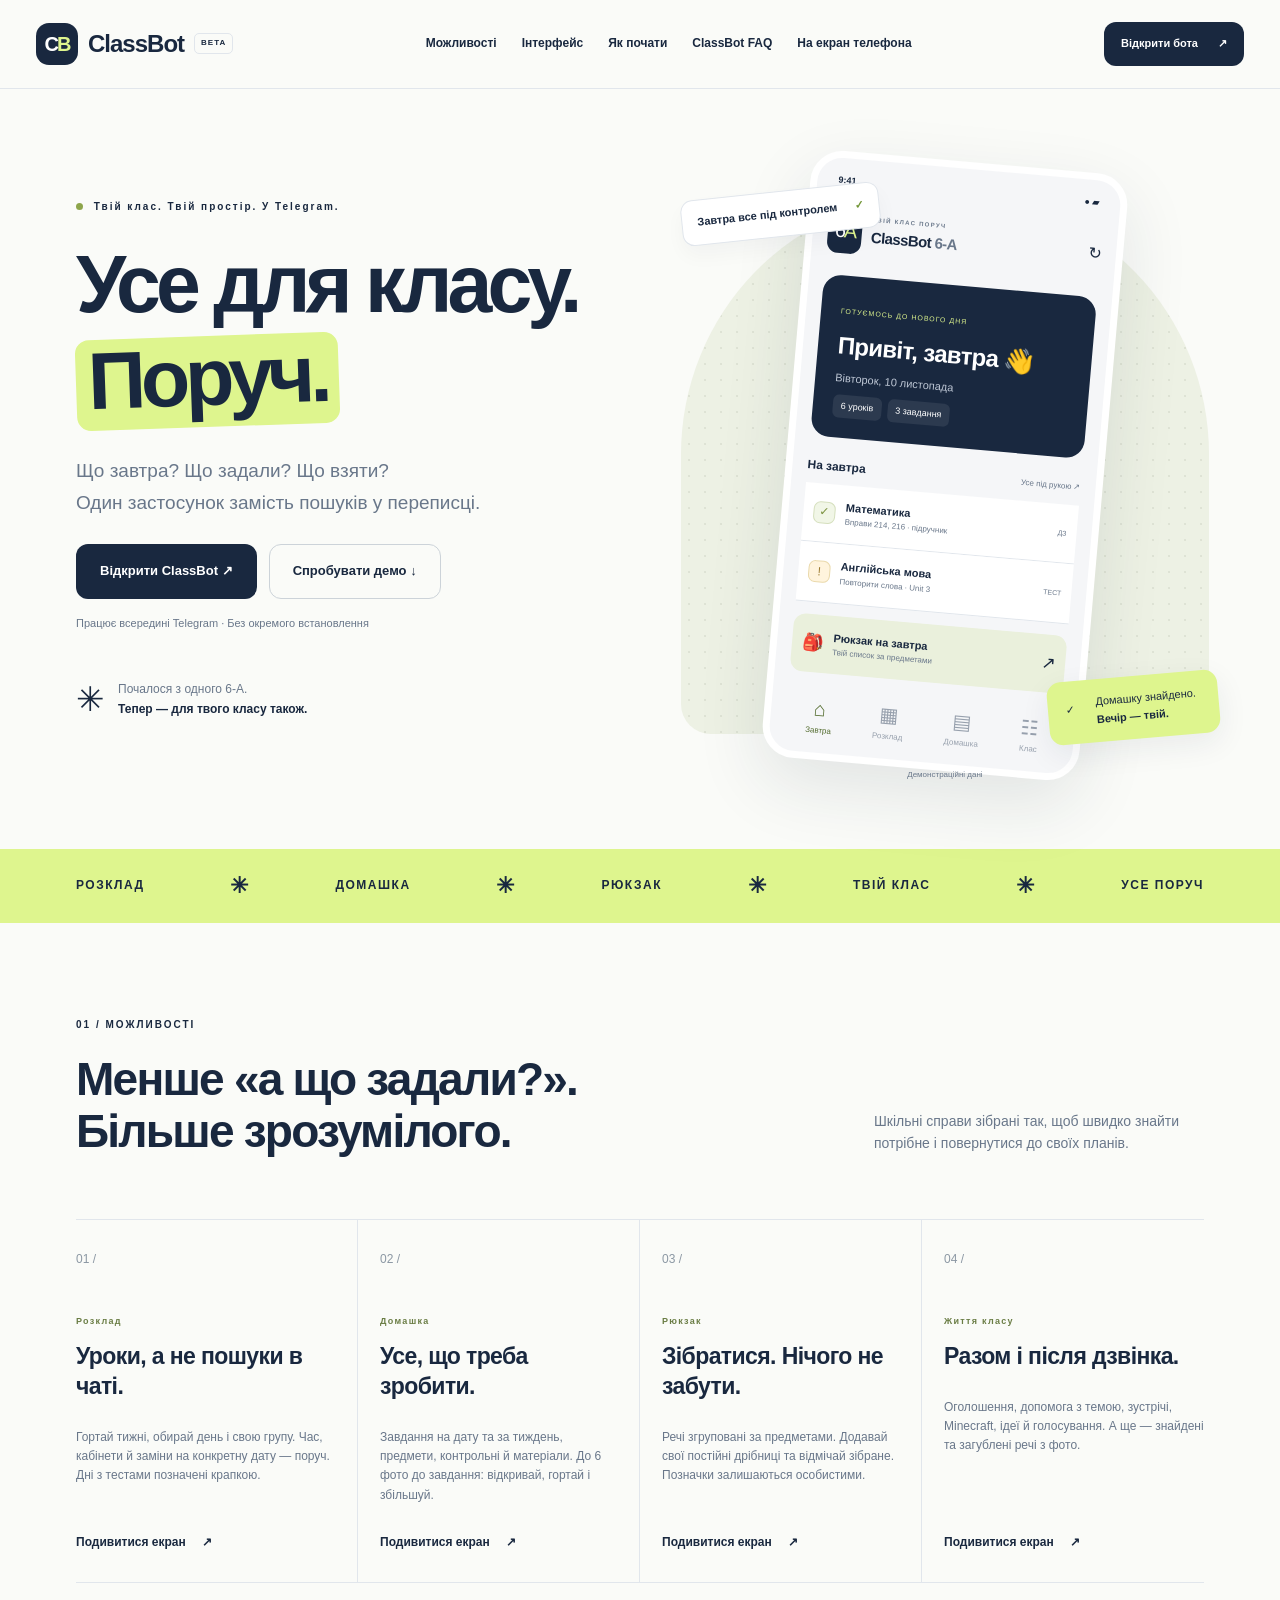
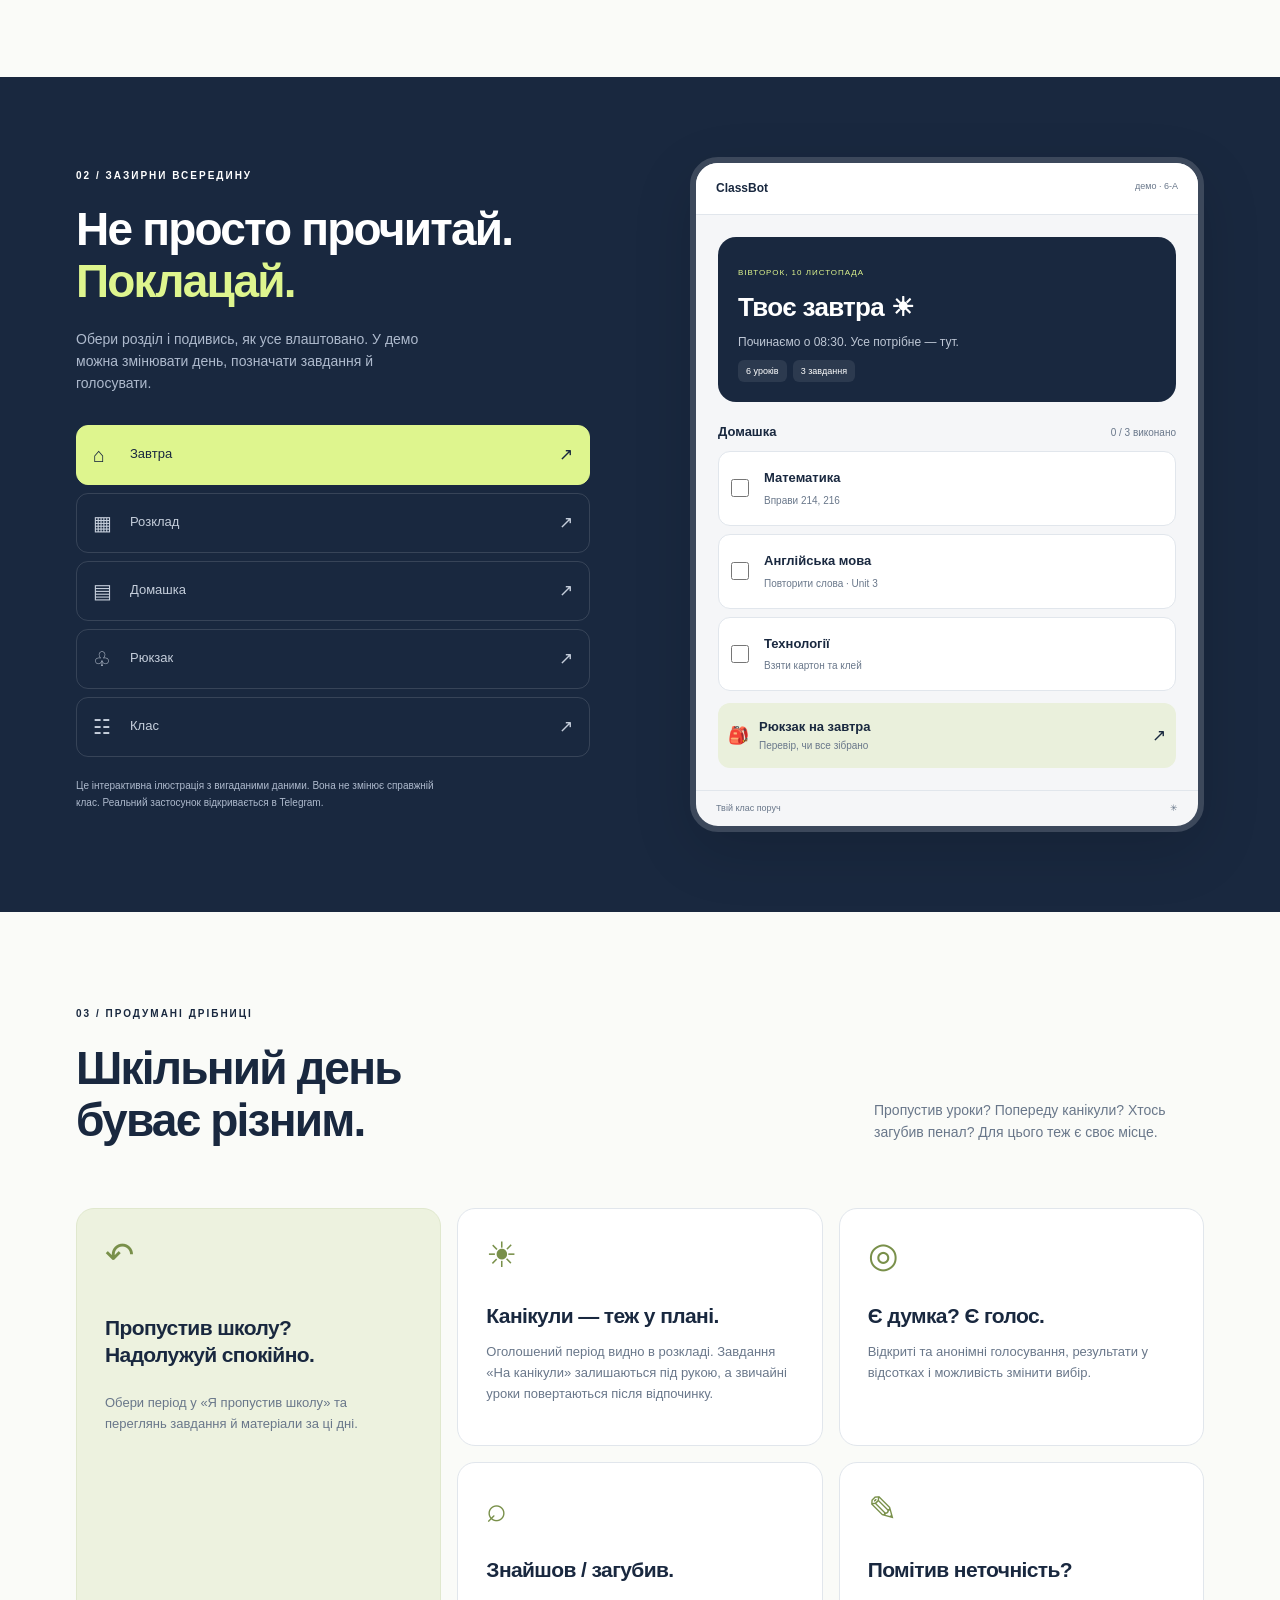
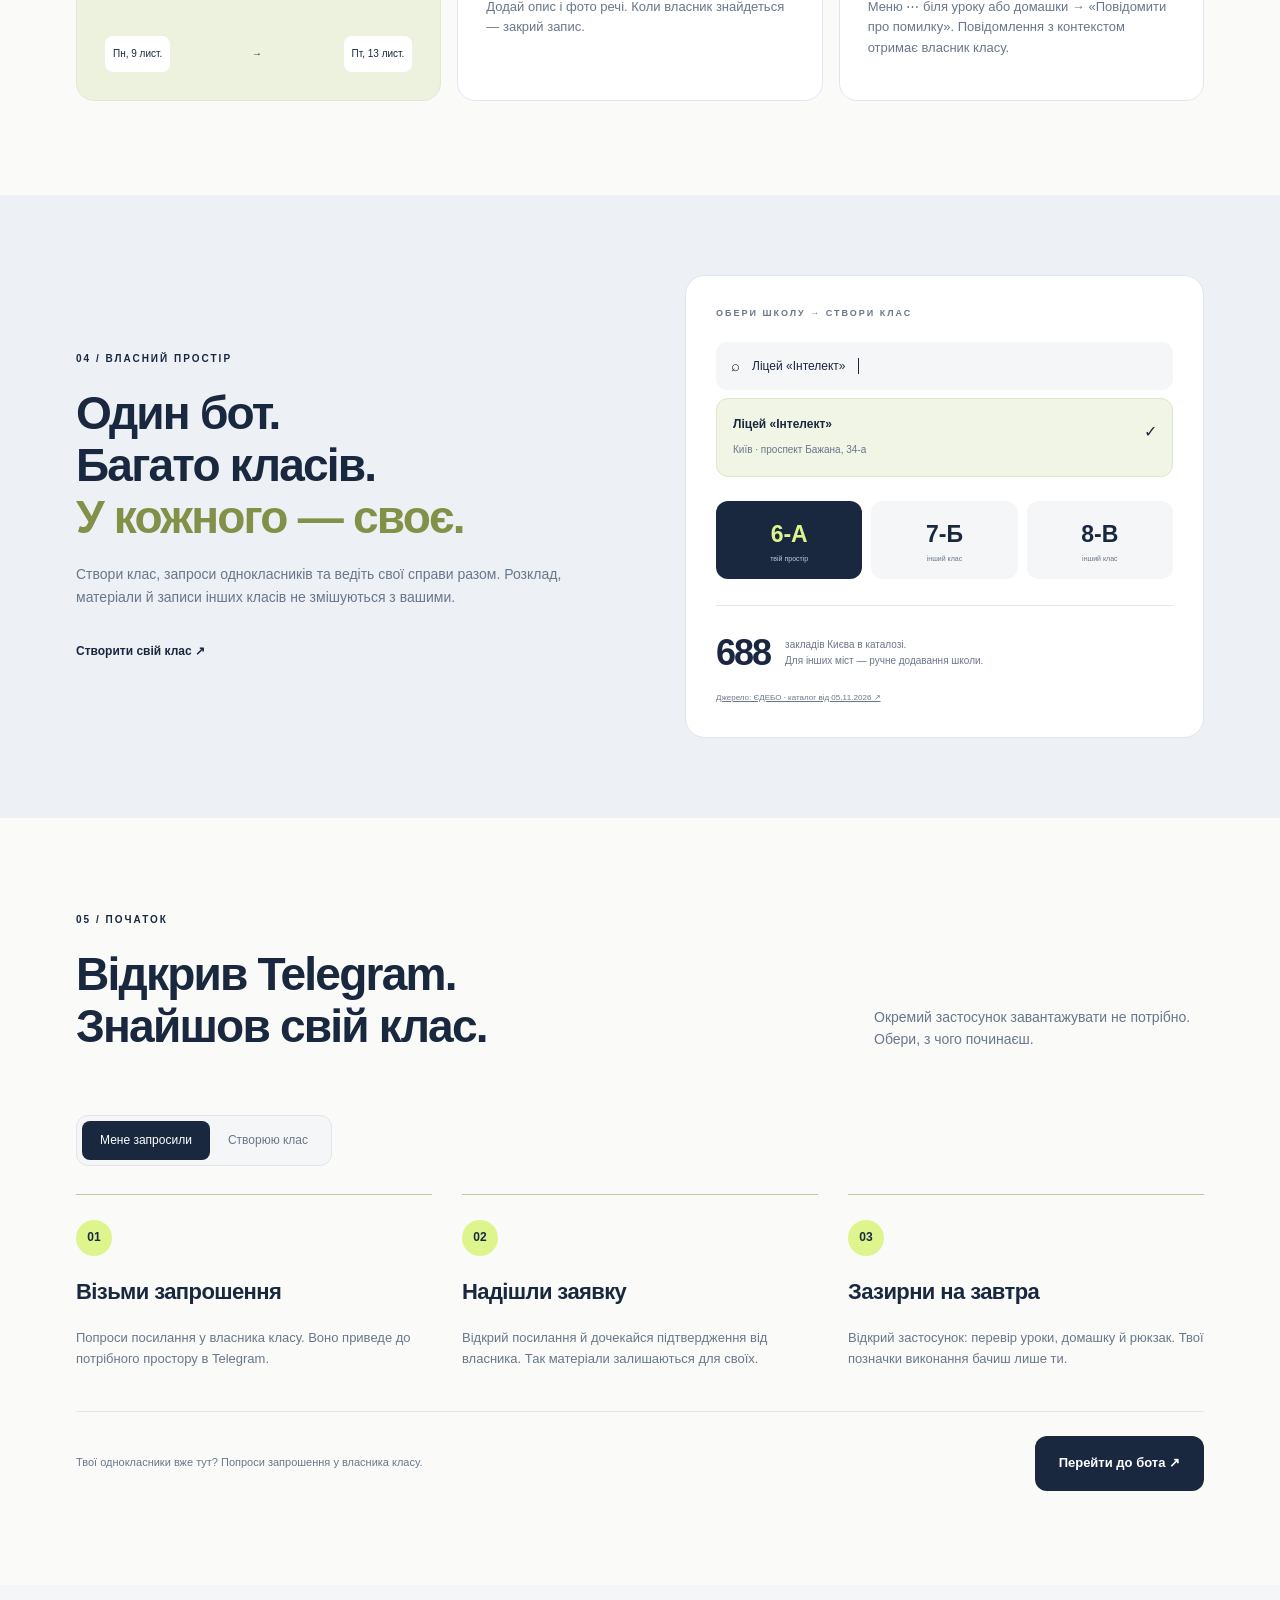
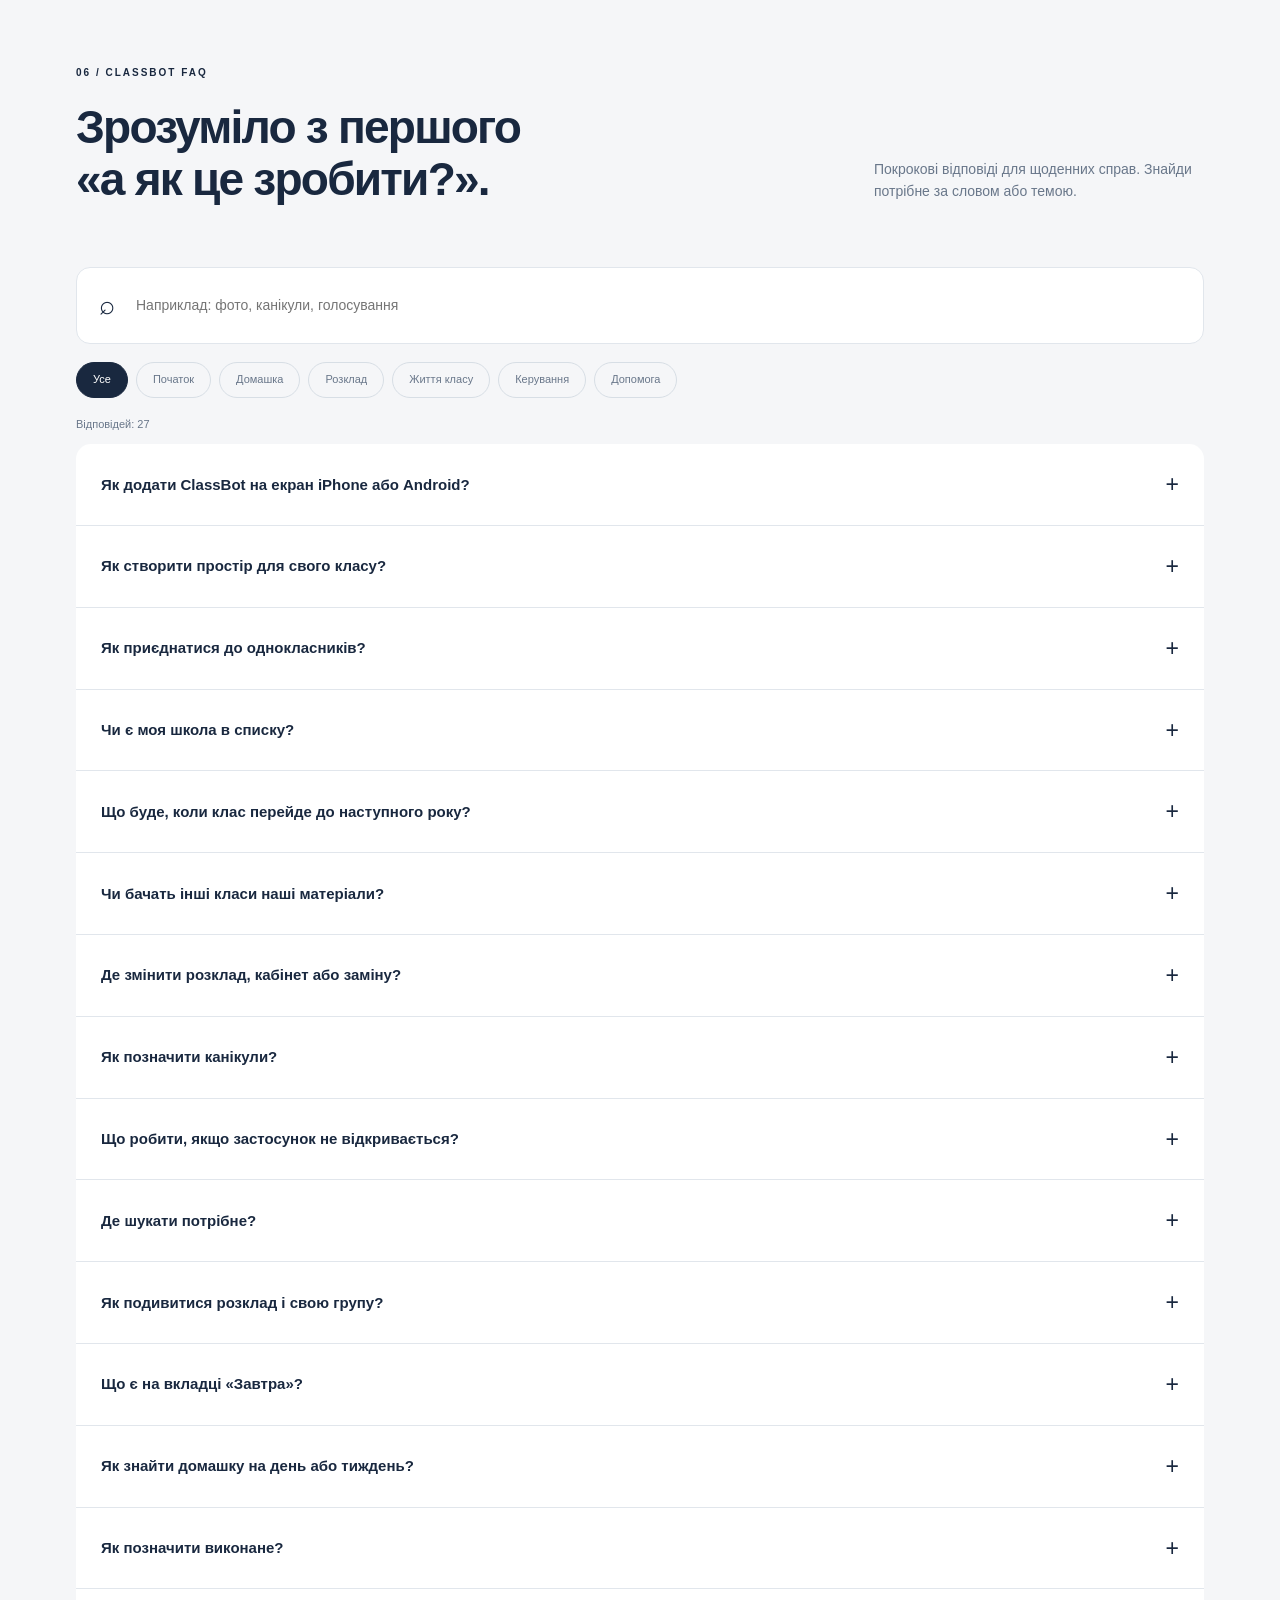
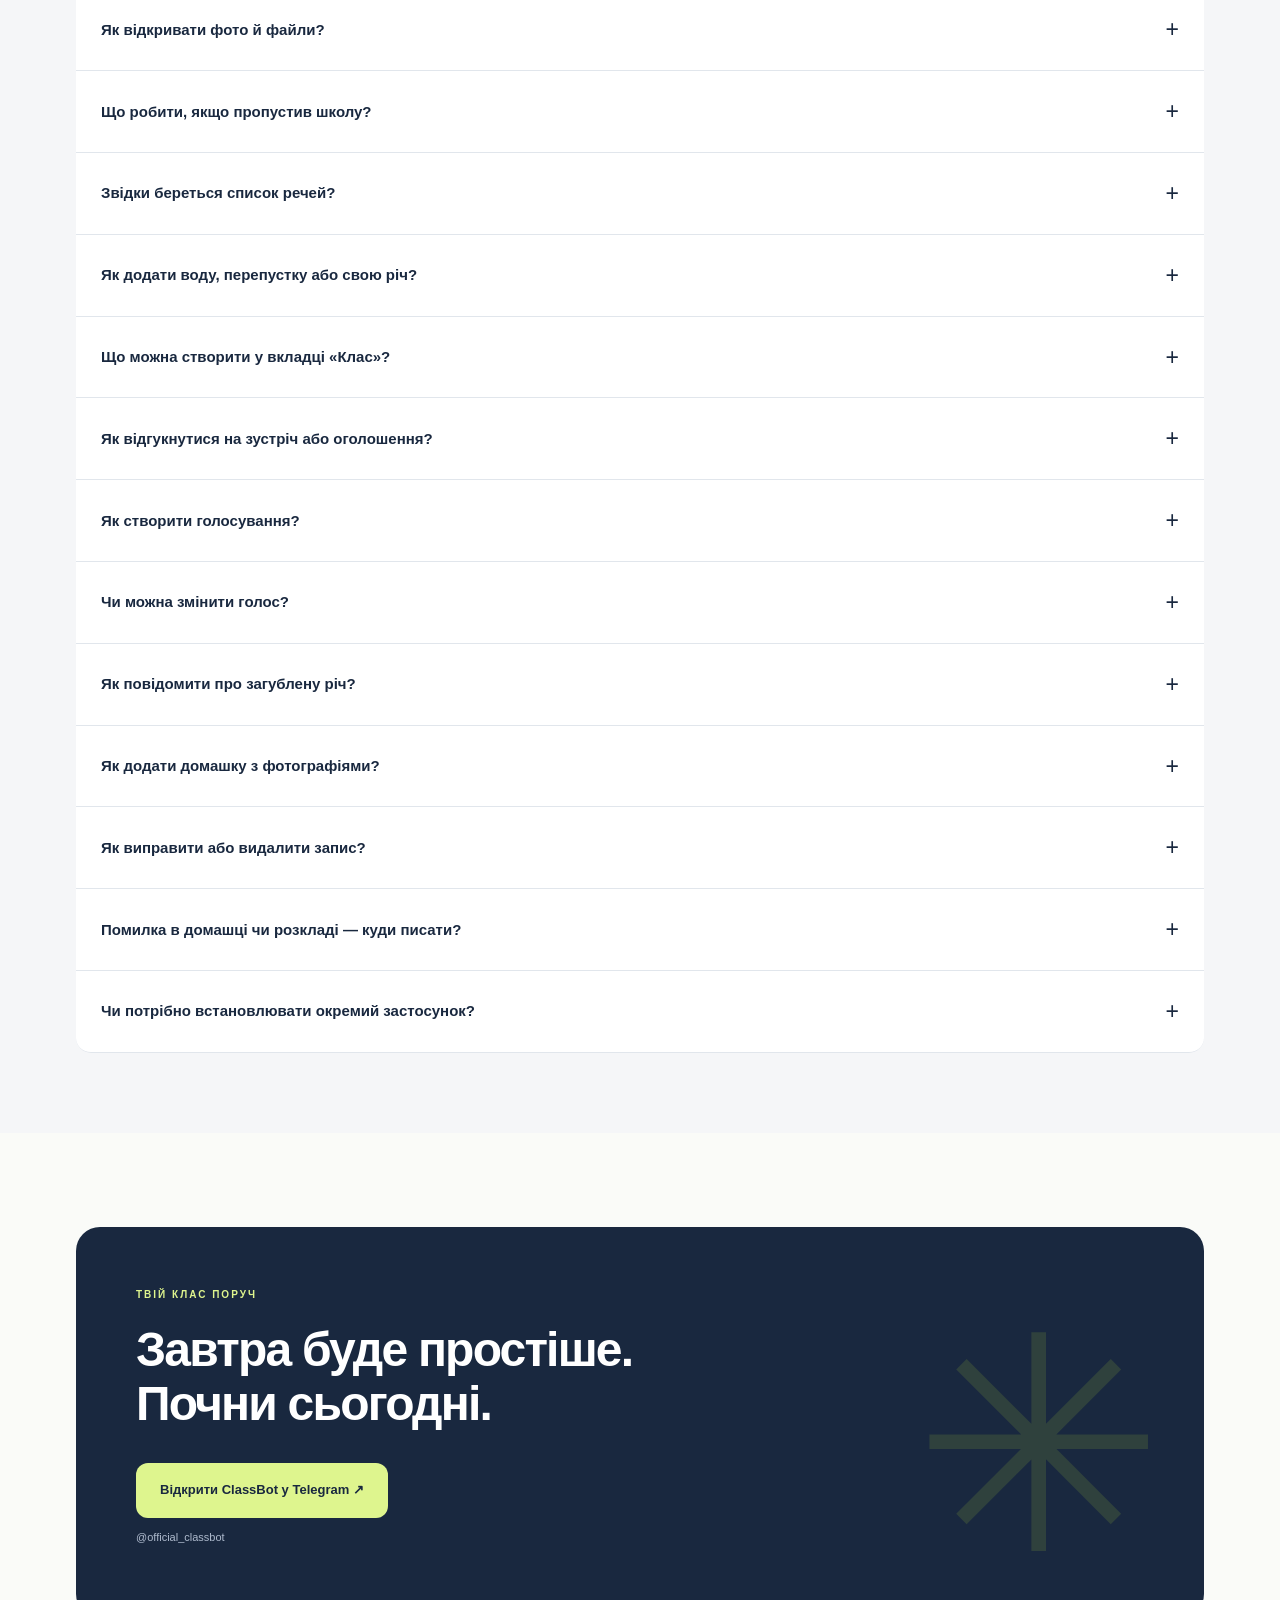
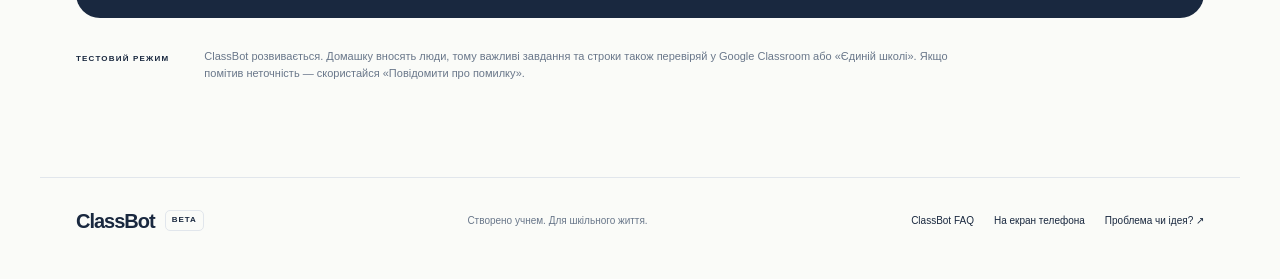
<file: index.html>
<!doctype html>
<html lang="uk"><head><meta charset="utf-8"><meta name="viewport" content="width=device-width,initial-scale=1"><meta name="theme-color" content="#19283f"><meta name="description" content="ClassBot — простір твого класу в Telegram. Розклад, домашка, рюкзак, голосування та оголошення. Подивись інтерфейс і створи свій клас."><meta property="og:title" content="ClassBot — твій клас поруч"><meta property="og:description" content="Менше пошуків у чаті. Більше часу на своє. Розклад, домашка та життя класу в Telegram."><title>ClassBot — твій клас поруч</title><link rel="icon" href="mark.svg" type="image/svg+xml"><link rel="stylesheet" href="site.css"></head><body>
<a class="skip" href="#main">До основного вмісту</a>
<header class="header"><a class="brand" href="#" aria-label="ClassBot — на початок"><span class="mark">C<span>В</span></span>ClassBot<span class="beta">BETA</span></a><nav aria-label="Головна навігація"><a href="#features">Можливості</a><a href="#demo">Інтерфейс</a><a href="#start">Як почати</a><a href="#faq">ClassBot FAQ</a><a href="install.html">На екран телефона</a></nav><a class="button small dark" href="https://t.me/official_classbot">Відкрити бота <span>↗</span></a></header>
<main id="main"><section class="hero wrap"><div class="hero-copy"><div class="eyebrow"><span class="status-dot"></span> Твій клас. Твій простір. У Telegram.</div><h1>Усе для класу.<br><span class="highlight">Поруч.</span></h1><p class="lead">Що завтра? Що задали? Що взяти?<br>Один застосунок замість пошуків у переписці.</p><div class="actions"><a class="button dark" href="https://t.me/official_classbot">Відкрити ClassBot ↗</a><a class="button outline" href="#demo">Спробувати демо ↓</a></div><p class="micro">Працює всередині Telegram · Без окремого встановлення</p><div class="hero-caption"><span class="mini-orbit">✳</span><p>Почалося з одного 6-А.<br><strong>Тепер — для твого класу також.</strong></p></div></div><div class="hero-art" aria-label="Приклад головного екрана ClassBot"><div class="art-grid"></div><div class="floating-note">Завтра все під контролем <span>✓</span></div><div class="hero-phone"><div class="phone-bar"><span>9:41</span><span>● ▰</span></div><div class="app-brand"><span class="app-mark">6<span>А</span></span><div><small>ТВІЙ КЛАС ПОРУЧ</small><strong>ClassBot <em>6-А</em></strong></div><span>↻</span></div><div class="tomorrow-card"><small>ГОТУЄМОСЬ ДО НОВОГО ДНЯ</small><h2>Привіт, завтра 👋</h2><p>Вівторок, 10 листопада</p><div><span>6 уроків</span><span>3 завдання</span></div></div><div class="phone-section"><strong>На завтра</strong><span>Усе під рукою ↗</span></div><div class="task"><i>✓</i><div><strong>Математика</strong><small>Вправи 214, 216 · підручник</small></div><span class="tiny-tag">ДЗ</span></div><div class="task"><i class="test-icon">!</i><div><strong>Англійська мова</strong><small>Повторити слова · Unit 3</small></div><span class="tiny-tag">ТЕСТ</span></div><div class="bag-mini"><span>🎒</span><div><strong>Рюкзак на завтра</strong><small>Твій список за предметами</small></div><span>↗</span></div><div class="phone-nav"><span class="selected">⌂<small>Завтра</small></span><span>▦<small>Розклад</small></span><span>▤<small>Домашка</small></span><span>☷<small>Клас</small></span></div></div><div class="floating-chip"><span>✓</span> Домашку знайдено.<br><b>Вечір — твій.</b></div><span class="art-label">Демонстраційні дані</span></div></section>
<div class="ticker"><div class="wrap"><span>РОЗКЛАД</span><i>✳</i><span>ДОМАШКА</span><i>✳</i><span>РЮКЗАК</span><i>✳</i><span>ТВІЙ КЛАС</span><i>✳</i><span>УСЕ ПОРУЧ</span></div></div>
<section class="wrap section" id="features"><div class="section-heading"><div><span class="eyebrow">01 / МОЖЛИВОСТІ</span><h2>Менше «а що задали?».<br>Більше зрозумілого.</h2></div><p>Шкільні справи зібрані так, щоб швидко знайти потрібне і повернутися до своїх планів.</p></div><div class="features"><article class="feature"><span class="feature-number">01 /</span><span class="eyebrow">Розклад</span><h3>Уроки, а не пошуки в чаті.</h3><p>Гортай тижні, обирай день і свою групу. Час, кабінети й заміни на конкретну дату — поруч. Дні з тестами позначені крапкою.</p><button class="text-link" data-demo="schedule">Подивитися екран <span>↗</span></button></article><article class="feature"><span class="feature-number">02 /</span><span class="eyebrow">Домашка</span><h3>Усе, що треба зробити.</h3><p>Завдання на дату та за тиждень, предмети, контрольні й матеріали. До 6 фото до завдання: відкривай, гортай і збільшуй.</p><button class="text-link" data-demo="homework">Подивитися екран <span>↗</span></button></article><article class="feature"><span class="feature-number">03 /</span><span class="eyebrow">Рюкзак</span><h3>Зібратися. Нічого не забути.</h3><p>Речі згруповані за предметами. Додавай свої постійні дрібниці та відмічай зібране. Позначки залишаються особистими.</p><button class="text-link" data-demo="bag">Подивитися екран <span>↗</span></button></article><article class="feature"><span class="feature-number">04 /</span><span class="eyebrow">Життя класу</span><h3>Разом і після дзвінка.</h3><p>Оголошення, допомога з темою, зустрічі, Minecraft, ідеї й голосування. А ще — знайдені та загублені речі з фото.</p><button class="text-link" data-demo="class">Подивитися екран <span>↗</span></button></article></div></section>
<section class="demo-section" id="demo"><div class="wrap demo-layout"><div class="demo-copy"><span class="eyebrow">02 / ЗАЗИРНИ ВСЕРЕДИНУ</span><h2>Не просто прочитай.<br><em>Поклацай.</em></h2><p>Обери розділ і подивись, як усе влаштовано. У демо можна змінювати день, позначати завдання й голосувати.</p><div class="demo-tabs" role="tablist" aria-label="Екрани застосунку"><button role="tab" aria-selected="true" aria-controls="demo-screen" id="tab-tomorrow" data-tab="tomorrow"><span>⌂</span> Завтра <b>↗</b></button><button role="tab" aria-selected="false" aria-controls="demo-screen" id="tab-schedule" data-tab="schedule"><span>▦</span> Розклад <b>↗</b></button><button role="tab" aria-selected="false" aria-controls="demo-screen" id="tab-homework" data-tab="homework"><span>▤</span> Домашка <b>↗</b></button><button role="tab" aria-selected="false" aria-controls="demo-screen" id="tab-bag" data-tab="bag"><span>♧</span> Рюкзак <b>↗</b></button><button role="tab" aria-selected="false" aria-controls="demo-screen" id="tab-class" data-tab="class"><span>☷</span> Клас <b>↗</b></button></div><p class="demo-disclaimer">Це інтерактивна ілюстрація з вигаданими даними. Вона не змінює справжній клас. Реальний застосунок відкривається в Telegram.</p></div><div class="demo-device"><div class="device-top"><span>ClassBot</span><span>демо · 6-А</span></div><div class="demo-content" id="demo-screen" role="tabpanel" aria-labelledby="tab-tomorrow"></div><div class="device-bottom">Твій клас поруч <span>✳</span></div></div></div></section>
<section class="wrap section extras"><div class="section-heading"><div><span class="eyebrow">03 / ПРОДУМАНІ ДРІБНИЦІ</span><h2>Шкільний день<br>буває різним.</h2></div><p>Пропустив уроки? Попереду канікули? Хтось загубив пенал? Для цього теж є своє місце.</p></div><div class="extras-grid"><article class="extra-lime"><span class="big-symbol">↶</span><h3>Пропустив школу?<br>Надолужуй спокійно.</h3><p>Обери період у «Я пропустив школу» та переглянь завдання й матеріали за ці дні.</p><div class="range-example"><span>Пн, 9 лист.</span><span>→</span><span>Пт, 13 лист.</span></div></article><article><span class="big-symbol">☀</span><h3>Канікули — теж у плані.</h3><p>Оголошений період видно в розкладі. Завдання «На канікули» залишаються під рукою, а звичайні уроки повертаються після відпочинку.</p></article><article><span class="big-symbol">◎</span><h3>Є думка? Є голос.</h3><p>Відкриті та анонімні голосування, результати у відсотках і можливість змінити вибір.</p></article><article><span class="big-symbol">⌕</span><h3>Знайшов / загубив.</h3><p>Додай опис і фото речі. Коли власник знайдеться — закрий запис.</p></article><article><span class="big-symbol">✎</span><h3>Помітив неточність?</h3><p>Меню ⋯ біля уроку або домашки → «Повідомити про помилку». Повідомлення з контекстом отримає власник класу.</p></article></div></section>
<section class="class-section"><div class="wrap class-layout"><div><span class="eyebrow">04 / ВЛАСНИЙ ПРОСТІР</span><h2>Один бот.<br>Багато класів.<br><span>У кожного — своє.</span></h2><p>Створи клас, запроси однокласників та ведіть свої справи разом. Розклад, матеріали й записи інших класів не змішуються з вашими.</p><a class="text-link" href="#start">Створити свій клас ↗</a></div><div class="school-visual"><span class="eyebrow">ОБЕРИ ШКОЛУ → СТВОРИ КЛАС</span><div class="visual-search">⌕ <span>Ліцей «Інтелект»</span><span class="cursor"></span></div><div class="school-result"><strong>Ліцей «Інтелект»</strong><small>Київ · проспект Бажана, 34-а</small><span>✓</span></div><div class="class-chips"><span>6-А <small>твій простір</small></span><span>7-Б <small>інший клас</small></span><span>8-В <small>інший клас</small></span></div><div class="school-note"><b>688</b><p>закладів Києва в каталозі.<br>Для інших міст — ручне додавання школи.</p></div><a class="source-link" href="https://oldregistry.edbo.gov.ua/zagalna-serednya-osvita/8000000000/">Джерело: ЄДЕБО · каталог від 05.11.2026 ↗</a></div></div></section>
<section class="wrap section" id="start"><div class="section-heading"><div><span class="eyebrow">05 / ПОЧАТОК</span><h2>Відкрив Telegram.<br>Знайшов свій клас.</h2></div><p>Окремий застосунок завантажувати не потрібно. Обери, з чого починаєш.</p></div><div class="start-switch" role="group" aria-label="Варіант початку"><button data-start="join" aria-pressed="true">Мене запросили</button><button data-start="create" aria-pressed="false">Створюю клас</button></div><div class="steps" id="start-steps"></div><div class="start-bottom"><span>Твої однокласники вже тут? Попроси запрошення у власника класу.</span><a class="button dark" href="https://t.me/official_classbot">Перейти до бота ↗</a></div></section>
<section class="faq-section" id="faq"><div class="wrap"><div class="section-heading"><div><span class="eyebrow">06 / CLASSBOT FAQ</span><h2>Зрозуміло з першого<br>«а як це зробити?».</h2></div><p>Покрокові відповіді для щоденних справ. Знайди потрібне за словом або темою.</p></div><label class="faq-search"><span aria-hidden="true">⌕</span><input id="search" type="search" placeholder="Наприклад: фото, канікули, голосування" aria-label="Пошук у ClassBot FAQ"><button id="clear" hidden aria-label="Очистити пошук">×</button></label><div class="filters" role="group" aria-label="Теми інструкцій"><button data-filter="all" aria-pressed="true">Усе</button><button data-filter="start" aria-pressed="false">Початок</button><button data-filter="homework" aria-pressed="false">Домашка</button><button data-filter="schedule" aria-pressed="false">Розклад</button><button data-filter="class" aria-pressed="false">Життя класу</button><button data-filter="editors" aria-pressed="false">Керування</button><button data-filter="help" aria-pressed="false">Допомога</button></div><p class="micro" id="results" aria-live="polite"></p><div id="questions"></div><div id="no-results" hidden><h3>Такої відповіді ще не знайшли.</h3><p>Спробуй коротше слово або іншу тему.</p><button class="button dark" id="reset">Показати всі відповіді</button></div><noscript>Для пошуку й інтерактивної демонстрації увімкни JavaScript. ClassBot можна відкрити за кнопкою Telegram.</noscript></div></section>
<section class="wrap section"><div class="closing"><span class="eyebrow">ТВІЙ КЛАС ПОРУЧ</span><h2>Завтра буде простіше.<br>Почни сьогодні.</h2><a class="button lime" href="https://t.me/official_classbot">Відкрити ClassBot у Telegram ↗</a><p>@official_classbot</p><span class="closing-star" aria-hidden="true">✳</span></div><div class="beta-note"><span>ТЕСТОВИЙ РЕЖИМ</span><p>ClassBot розвивається. Домашку вносять люди, тому важливі завдання та строки також перевіряй у Google Classroom або «Єдиній школі». Якщо помітив неточність — скористайся «Повідомити про помилку».</p></div></section></main>
<footer class="wrap footer"><a class="brand" href="#">ClassBot<span class="beta">BETA</span></a><p>Створено учнем. Для шкільного життя.</p><div><a href="#faq">ClassBot FAQ</a><a href="install.html">На екран телефона</a><a href="https://t.me/kirilantishin">Проблема чи ідея? ↗</a></div></footer>
<dialog id="photo-dialog"><form method="dialog"><button aria-label="Закрити фото">×</button></form><img src="worksheet.svg" alt="Демонстраційний аркуш із завданнями з математики"><p>Приклад навчального матеріалу · демонстраційні дані</p></dialog>
<script src="faq-data.js"></script><script src="site.js"></script></body></html>
</file>
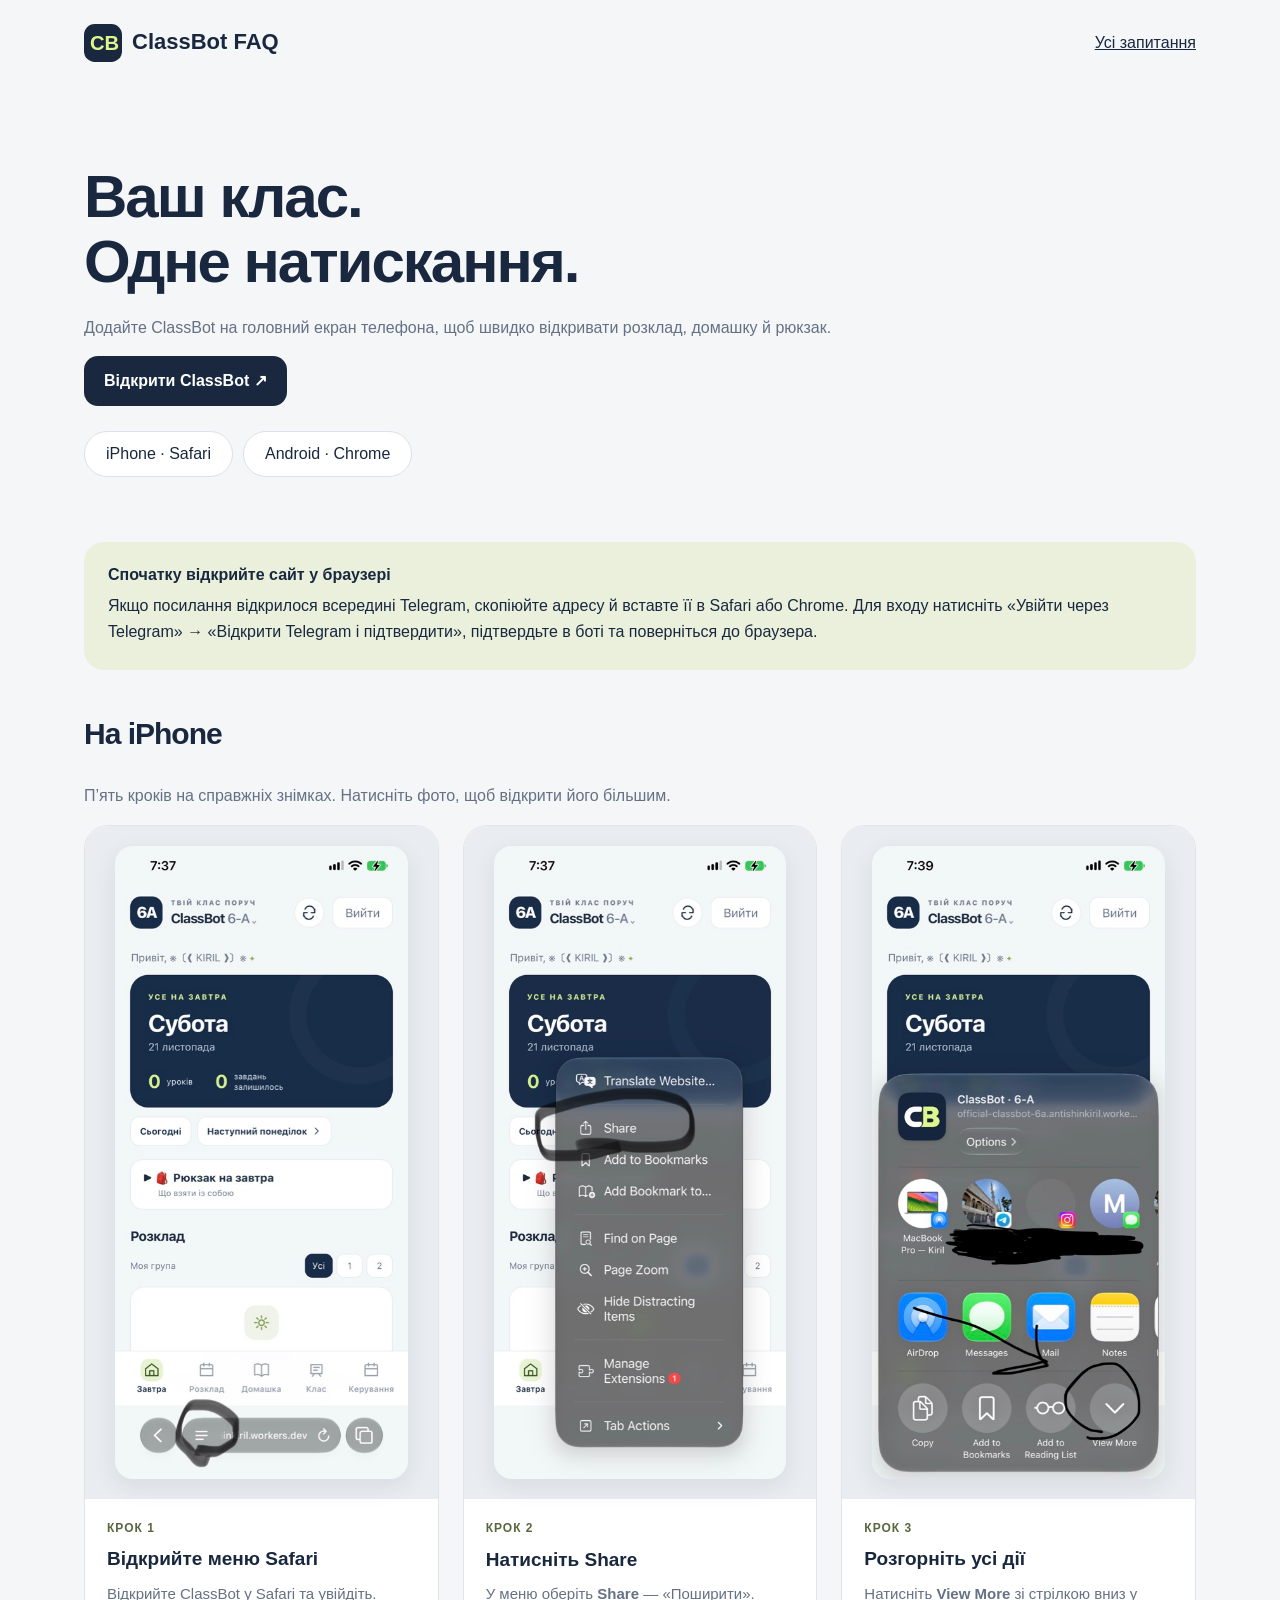
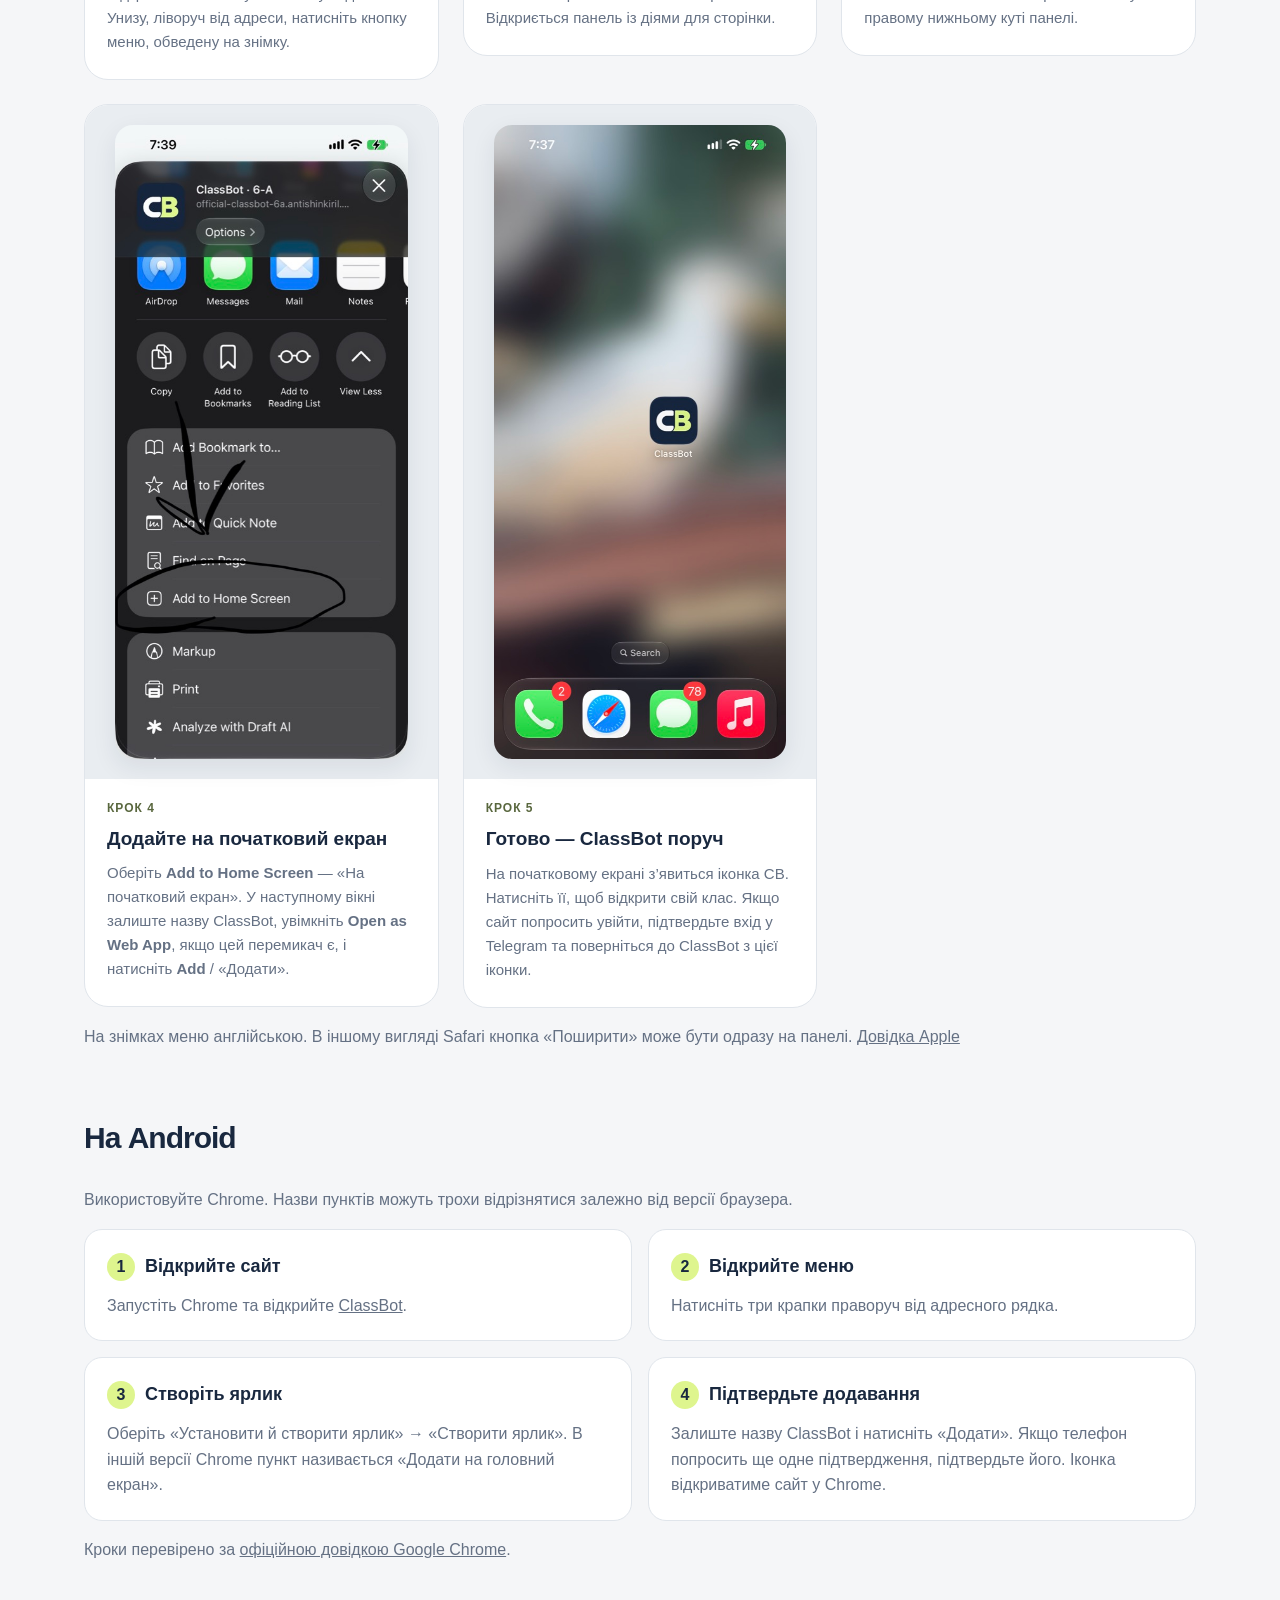
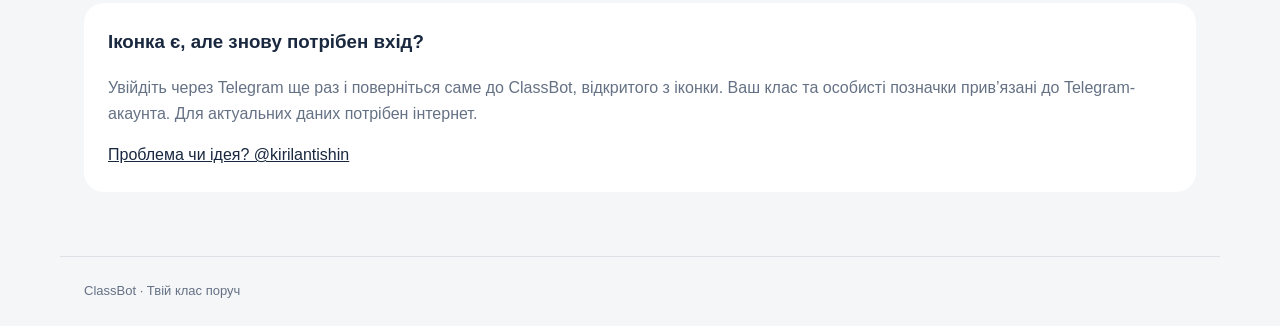
<file: install.html>
<!doctype html><html lang="uk"><head><meta charset="utf-8"><meta name="viewport" content="width=device-width,initial-scale=1"><title>ClassBot на головному екрані · ClassBot FAQ</title><meta name="description" content="Як додати ClassBot на екран iPhone та Android. Покрокові знімки Safari й інструкція для Chrome."><link rel="icon" href="mark.svg"><link rel="stylesheet" href="install.css"></head><body>
<header><a class="brand" href="./"><img src="mark.svg" alt="">ClassBot FAQ</a><a href="./#faq">Усі запитання</a></header>
<main><div class="hero"><h1>Ваш клас.<br>Одне натискання.</h1><p>Додайте ClassBot на головний екран телефона, щоб швидко відкривати розклад, домашку й рюкзак.</p><a class="button" href="https://official-classbot-6a.antishinkiril.workers.dev/app/">Відкрити ClassBot ↗</a><nav class="platforms" aria-label="Інструкції для пристроїв"><a href="#iphone">iPhone · Safari</a><a href="#android">Android · Chrome</a></nav></div>
<aside class="intro"><strong>Спочатку відкрийте сайт у браузері</strong><p>Якщо посилання відкрилося всередині Telegram, скопіюйте адресу й вставте її в Safari або Chrome. Для входу натисніть «Увійти через Telegram» → «Відкрити Telegram і підтвердити», підтвердьте в боті та поверніться до браузера.</p></aside>
<section id="iphone"><h2>На iPhone</h2><p>П’ять кроків на справжніх знімках. Натисніть фото, щоб відкрити його більшим.</p><div class="steps"><figure class="step"><a href="install-1271.jpg" target="_blank" rel="noopener" aria-label="Збільшити знімок кроку 1"><img src="install-1271.jpg" alt="Відкрийте меню Safari" loading="lazy"></a><figcaption><span class="number">КРОК 1</span><h3>Відкрийте меню Safari</h3><p>Відкрийте ClassBot у Safari та увійдіть. Унизу, ліворуч від адреси, натисніть кнопку меню, обведену на знімку.</p></figcaption></figure><figure class="step"><a href="install-1272.jpg" target="_blank" rel="noopener" aria-label="Збільшити знімок кроку 2"><img src="install-1272.jpg" alt="Натисніть Share" loading="lazy"></a><figcaption><span class="number">КРОК 2</span><h3>Натисніть Share</h3><p>У меню оберіть <strong>Share</strong> — «Поширити». Відкриється панель із діями для сторінки.</p></figcaption></figure><figure class="step"><a href="install-1273.jpg" target="_blank" rel="noopener" aria-label="Збільшити знімок кроку 3"><img src="install-1273.jpg" alt="Розгорніть усі дії" loading="lazy"></a><figcaption><span class="number">КРОК 3</span><h3>Розгорніть усі дії</h3><p>Натисніть <strong>View More</strong> зі стрілкою вниз у правому нижньому куті панелі.</p></figcaption></figure><figure class="step"><a href="install-1274.jpg" target="_blank" rel="noopener" aria-label="Збільшити знімок кроку 4"><img src="install-1274.jpg" alt="Додайте на початковий екран" loading="lazy"></a><figcaption><span class="number">КРОК 4</span><h3>Додайте на початковий екран</h3><p>Оберіть <strong>Add to Home Screen</strong> — «На початковий екран». У наступному вікні залиште назву ClassBot, увімкніть <strong>Open as Web App</strong>, якщо цей перемикач є, і натисніть <strong>Add</strong> / «Додати».</p></figcaption></figure><figure class="step"><a href="install-1270.jpg" target="_blank" rel="noopener" aria-label="Збільшити знімок кроку 5"><img src="install-1270.jpg" alt="Готово — ClassBot поруч" loading="lazy"></a><figcaption><span class="number">КРОК 5</span><h3>Готово — ClassBot поруч</h3><p>На початковому екрані з’явиться іконка CB. Натисніть її, щоб відкрити свій клас. Якщо сайт попросить увійти, підтвердьте вхід у Telegram та поверніться до ClassBot з цієї іконки.</p></figcaption></figure></div><p>На знімках меню англійською. В іншому вигляді Safari кнопка «Поширити» може бути одразу на панелі. <a href="https://support.apple.com/guide/iphone/iphea86e5236/ios">Довідка Apple</a></p></section>
<section class="android" id="android"><h2>На Android</h2><p>Використовуйте Chrome. Назви пунктів можуть трохи відрізнятися залежно від версії браузера.</p><ol>
<li><h3>Відкрийте сайт</h3><p>Запустіть Chrome та відкрийте <a href="https://official-classbot-6a.antishinkiril.workers.dev/app/">ClassBot</a>.</p></li>
<li><h3>Відкрийте меню</h3><p>Натисніть три крапки праворуч від адресного рядка.</p></li>
<li><h3>Створіть ярлик</h3><p>Оберіть «Установити й створити ярлик» → «Створити ярлик». В іншій версії Chrome пункт називається «Додати на головний екран».</p></li>
<li><h3>Підтвердьте додавання</h3><p>Залиште назву ClassBot і натисніть «Додати». Якщо телефон попросить ще одне підтвердження, підтвердьте його. Іконка відкриватиме сайт у Chrome.</p></li>
</ol><p>Кроки перевірено за <a href="https://support.google.com/chrome/answer/15085120?hl=uk&amp;co=GENIE.Platform%3DAndroid">офіційною довідкою Google Chrome</a>.</p></section>
<aside class="help"><h3>Іконка є, але знову потрібен вхід?</h3><p>Увійдіть через Telegram ще раз і поверніться саме до ClassBot, відкритого з іконки. Ваш клас та особисті позначки прив’язані до Telegram-акаунта. Для актуальних даних потрібен інтернет.</p><a href="https://t.me/kirilantishin">Проблема чи ідея? @kirilantishin</a></aside>
</main><footer>ClassBot · Твій клас поруч</footer></body></html>
</file>
<file: site.css>
:root{--ink:#19283f;--muted:#69778a;--lime:#def58e;--paper:#f5f6f8;--line:#e1e6ec;--white:#fff}*{box-sizing:border-box}html{scroll-behavior:smooth;scroll-padding-top:100px}body{margin:0;font-family:Inter,-apple-system,BlinkMacSystemFont,'Segoe UI',sans-serif;color:var(--ink);background:#fafbf8;line-height:1.6}button,input{font:inherit}a{color:inherit;text-decoration:none}button{cursor:pointer}button,a,input,summary{-webkit-tap-highlight-color:transparent}button:focus-visible,a:focus-visible,input:focus-visible,summary:focus-visible{outline:3px solid #759332;outline-offset:4px}[hidden]{display:none!important}.wrap{max-width:1200px;margin:auto;padding-left:36px;padding-right:36px}.header{max-width:1400px;margin:auto;padding:22px 36px;display:flex;align-items:center;gap:34px;border-bottom:1px solid var(--line)}.brand{display:flex;align-items:center;gap:10px;font-size:24px;font-weight:800;letter-spacing:-1px}.mark{background:var(--ink);color:#fff;width:42px;height:42px;display:grid;grid-auto-flow:column;place-content:center;border-radius:13px;font-size:20px;letter-spacing:-2px}.mark>span{color:var(--lime)}.beta{letter-spacing:1px;font-size:8px;font-weight:800;border:1px solid var(--line);padding:3px 6px;border-radius:5px}.header nav{display:flex;gap:25px;font-size:12px;font-weight:650;margin:auto}.header nav a:hover{color:#64812d}.button{display:inline-flex;justify-content:center;align-items:center;gap:20px;padding:16px 23px;border-radius:12px;border:1px solid transparent;font-size:13px;font-weight:750;transition:transform .2s,background .2s}.button:hover{transform:translateY(-2px)}.dark{background:var(--ink);color:white}.outline{border-color:#ccd3d9;background:transparent}.lime{background:var(--lime);color:var(--ink)}.small{font-size:11px;padding:12px 16px}.eyebrow{font-size:10px;letter-spacing:2px;font-weight:800;display:block}.status-dot{display:inline-block;width:7px;height:7px;background:#8da54b;border-radius:50%;margin-right:6px}.hero{display:grid;grid-template-columns:1.1fr 1fr;gap:40px;padding-top:72px;padding-bottom:80px;align-items:center}.hero h1{font-size:clamp(58px,6.3vw,86px);line-height:1.03;letter-spacing:-5px;margin:28px 0}.highlight{display:inline-block;background:var(--lime);border-radius:14px;padding:0 12px 8px;transform:rotate(-2deg);margin-top:10px}.lead{font-size:19px;line-height:1.65;color:var(--muted)}.actions{display:flex;gap:12px;margin:26px 0 16px;flex-wrap:wrap}.micro{font-size:11px;color:var(--muted)}.hero-caption{display:flex;align-items:center;gap:14px;margin-top:36px}.hero-caption p{font-size:12px;line-height:1.6;color:var(--muted)}.hero-caption strong{color:var(--ink)}.mini-orbit{font-size:34px}.hero-art{position:relative;min-height:570px;display:grid;place-items:center}.art-grid{position:absolute;inset:35px -5px;background:radial-gradient(#aeb5a33b 1px,transparent 1px),#edf1e4;background-size:16px 16px;border-radius:48% 48% 30px 30px}.hero-phone{position:relative;background:var(--paper);width:318px;border:7px solid white;border-radius:32px;box-shadow:0 25px 70px #1d2b431c;padding:15px;transform:rotate(5deg)}.phone-bar{display:flex;justify-content:space-between;font-size:9px;font-weight:700;margin:0 6px 20px}.app-brand{display:flex;align-items:center;gap:9px;margin-bottom:22px}.app-mark{background:var(--ink);color:white;font-size:20px;letter-spacing:-2px;border-radius:11px;padding:7px}.app-mark span{color:var(--lime)}.app-brand small{display:block;font-size:6px;letter-spacing:1.3px;font-weight:800;color:var(--muted)}.app-brand strong{font-size:15px;letter-spacing:-.6px}.app-brand em{font-style:normal;color:var(--muted)}.app-brand>span:last-child{margin-left:auto}.tomorrow-card{background:var(--ink);color:white;padding:20px;border-radius:18px}.tomorrow-card>small{color:var(--lime);font-size:7px;letter-spacing:1px}.tomorrow-card h2{font-size:24px;margin:10px 0;letter-spacing:-.7px;line-height:1.15}.tomorrow-card p{font-size:11px;color:#bec7d5;margin:8px 0}.tomorrow-card>div{display:flex;gap:6px}.tomorrow-card>div span{background:#ffffff15;padding:4px 8px;border-radius:6px;font-size:9px}.phone-section{display:flex;justify-content:space-between;align-items:center;margin:20px 0 8px;font-size:12px}.phone-section>span{font-size:8px;color:var(--muted)}.task{display:flex;align-items:center;gap:10px;background:white;padding:14px 10px;border-bottom:1px solid var(--line)}.task i{font-style:normal;border:1px solid #d5dfbd;border-radius:7px;width:22px;height:22px;display:grid;place-items:center;background:#f1f6e7;color:#7b913e;font-size:12px;flex-shrink:0}.task strong{display:block;font-size:11px}.task small{display:block;color:var(--muted);font-size:8px}.tiny-tag{font-size:7px;color:var(--muted);margin-left:auto}.task .test-icon{background:#fff4dd;border-color:#ead9ab;color:#9b7a2f}.bag-mini{display:flex;align-items:center;gap:10px;background:#eaf0dc;padding:14px 10px;margin-top:12px;border-radius:12px;font-size:17px}.bag-mini strong{display:block;font-size:11px}.bag-mini small{display:block;font-size:8px;color:var(--muted)}.bag-mini>span:last-child{margin-left:auto}.phone-nav{display:flex;justify-content:space-around;font-size:20px;color:#97a0ad;text-align:center;margin-top:20px}.phone-nav small{display:block;font-size:8px}.phone-nav .selected{color:#526b2d}.floating-note{position:absolute;z-index:2;top:30px;left:-5px;transform:rotate(-6deg);border:1px solid var(--line);background:white;box-shadow:0 10px 20px #19283f09;padding:13px 15px;border-radius:12px;font-size:11px;font-weight:700}.floating-note span{color:#729637;margin-left:14px}.floating-chip{position:absolute;bottom:30px;right:-15px;background:var(--lime);border-radius:14px;padding:14px 22px 14px 48px;font-size:11px;transform:rotate(-5deg);box-shadow:0 10px 30px #19283f13}.floating-chip>span{position:absolute;left:18px;top:20px}.art-label{position:absolute;bottom:-12px;font-size:8px;color:var(--muted)}.ticker{background:var(--lime);padding:19px 0;overflow:hidden}.ticker>.wrap{display:flex;justify-content:space-between;align-items:center;gap:22px;white-space:nowrap;font-weight:800;font-size:12px;letter-spacing:1.5px}.ticker i{font-size:22px;font-style:normal}.section{padding-top:94px;padding-bottom:94px}h2{font-size:clamp(30px,3.6vw,47px);line-height:1.13;letter-spacing:-1.8px;font-weight:780;margin:20px 0}h3{font-size:23px;line-height:1.3;letter-spacing:-.6px}.section-heading{display:flex;justify-content:space-between;gap:50px;align-items:end;margin-bottom:42px}.section-heading>p{max-width:330px;font-size:14px;color:var(--muted);margin-bottom:22px}.features{display:grid;grid-template-columns:repeat(4,1fr);border-top:1px solid var(--line);border-bottom:1px solid var(--line)}.feature{padding:30px 22px;border-right:1px solid var(--line);display:flex;flex-direction:column;align-items:start}.feature:first-child{padding-left:0}.feature:last-child{border-right:0;padding-right:0}.feature-number{font-size:12px;color:#8b97a3;margin-bottom:45px}.feature .eyebrow{font-size:9px;letter-spacing:1.3px;color:#6a7d45}.feature h3{font-size:23px;margin:14px 0}.feature p{font-size:12px;color:var(--muted);margin-bottom:28px}.text-link{background:none;border:0;padding:0;color:var(--ink);font-size:12px;font-weight:750;display:inline-flex;gap:16px;align-items:center}.feature .text-link{margin-top:auto}.text-link:hover{text-decoration:underline}.demo-section{background:var(--ink);color:white;padding:80px 0}.demo-layout{display:grid;grid-template-columns:1fr 1fr;gap:100px;align-items:center}.demo-copy h2{font-size:46px}.demo-copy h2 em{font-style:normal;color:var(--lime)}.demo-copy>p{font-size:14px;color:#aebacd;max-width:370px}.demo-tabs{display:grid;gap:8px;margin-top:30px}.demo-tabs button{display:flex;align-items:center;gap:14px;border:1px solid #ffffff21;background:transparent;color:#c5cedb;padding:13px 16px;border-radius:12px;text-align:left;font-size:13px}.demo-tabs button>span{font-size:20px;width:23px}.demo-tabs button>b{margin-left:auto;font-size:17px;font-weight:400}.demo-tabs button[aria-selected=true]{background:var(--lime);border-color:var(--lime);color:var(--ink)}.demo-copy .demo-disclaimer{font-size:10px;line-height:1.7;margin-top:20px}.demo-device{border:6px solid #3c485b;border-radius:28px;background:var(--paper);color:var(--ink);overflow:hidden;box-shadow:0 20px 60px #0002;min-height:580px;display:flex;flex-direction:column}.device-top{display:flex;justify-content:space-between;background:white;padding:16px 20px;font-weight:750;font-size:12px;border-bottom:1px solid var(--line)}.device-top>span:last-child{font-size:9px;font-weight:500;color:var(--muted)}.demo-content{padding:22px;flex:1;min-height:480px}.demo-content h3{margin:4px 0 8px;font-size:27px}.demo-content .sub{font-size:12px;color:var(--muted);margin:0 0 22px}.device-bottom{border-top:1px solid var(--line);padding:10px 20px;font-size:9px;color:var(--muted);display:flex;justify-content:space-between}.demo-content .tomorrow-card{margin-bottom:20px}.demo-content .tomorrow-card h2{font-size:26px}.demo-content .tomorrow-card p{font-size:12px}.demo-content .tomorrow-card small{font-size:8px}.demo-content .task{border-radius:12px;margin:8px 0;border:1px solid var(--line);padding:16px 12px}.demo-content .task strong{font-size:13px}.demo-content .task small{font-size:10px;margin-top:4px}.demo-content label.task{cursor:pointer}.demo-content input[type=checkbox]{width:18px;height:18px;accent-color:#69863b;margin:0 5px 0 0;flex-shrink:0}.demo-content .done strong{text-decoration:line-through;color:var(--muted)}.demo-content .phone-section{font-size:13px}.demo-content .phone-section>span{font-size:10px}.demo-content .bag-mini{width:100%;text-align:left;border:0;color:var(--ink)}.demo-content .bag-mini strong{font-size:13px}.demo-content .bag-mini small{font-size:10px}.demo-week{display:flex;gap:5px;justify-content:space-between;margin:18px 0}.demo-week button{flex:1;min-width:0;background:white;border:0;border-radius:10px;padding:9px 0;color:var(--ink);font-size:13px}.demo-week small{display:block;font-size:9px;color:var(--muted);margin-bottom:3px}.demo-week button.active{background:var(--ink);color:var(--lime)}.demo-week button.active small{color:#bec7d5}.lesson{background:white;border-bottom:1px solid var(--line);padding:16px 10px;display:flex;gap:18px;font-size:13px}.lesson>span{font-weight:750}.lesson div{border-left:2px solid #dce7c1;padding-left:12px}.lesson small{display:block;color:var(--muted);font-size:10px}.demo-test{font-size:11px;padding:12px;border-radius:10px;background:#eef2dd;margin:12px 0}.demo-checks{background:white;border-radius:14px;padding:16px;margin-top:12px}.demo-checks strong{font-size:13px}.demo-checks label{display:flex;gap:10px;align-items:center;padding:12px 0 0;font-size:12px}.demo-filter{border:1px solid var(--line);background:white;border-radius:10px;padding:10px 12px;display:flex;justify-content:space-between;font-size:12px;margin-bottom:18px}.demo-photo{background:#f2f0e6;border:1px solid #e4e1d1;display:flex;align-items:center;gap:10px;border-radius:10px;padding:9px;color:var(--ink);font-size:11px;width:100%;text-align:left}.demo-photo img{width:40px;height:46px;object-fit:cover;border:1px solid #ddd}.demo-board-card{background:white;border-radius:14px;padding:17px;margin-bottom:12px;border:1px solid var(--line)}.demo-board-card>small{font-size:8px;letter-spacing:1px;color:var(--muted)}.demo-board-card h4{font-size:16px;margin:10px 0}.demo-board-card p{font-size:11px;color:var(--muted)}.vote{position:relative;background:#f0f3f6;border:0;border-radius:8px;width:100%;margin:5px 0;padding:10px;font-size:12px;color:var(--ink);text-align:left;overflow:hidden;display:flex;justify-content:space-between}.vote .vote-bar{position:absolute;inset:0 auto 0 0;background:#dcebc2}.vote span:not(.vote-bar){position:relative}.vote[aria-pressed=true]{outline:2px solid #9cba63}.demo-meta{font-size:10px!important}.extras-grid{display:grid;grid-template-columns:repeat(3,1fr);gap:16px}.extras-grid article{border:1px solid var(--line);border-radius:18px;padding:28px;background:white}.extras-grid .extra-lime{grid-row:span 2;background:#edf2df;border-color:#e0e8ce;display:flex;flex-direction:column}.big-symbol{display:block;font-size:35px;line-height:1;margin-bottom:30px;color:#79904a}.extras-grid h3{font-size:21px;margin:12px 0}.extras-grid p{color:var(--muted);font-size:13px}.range-example{margin-top:auto;padding-top:38px;display:flex;justify-content:space-between;align-items:center;font-size:10px;gap:6px}.range-example>span:not(:nth-child(2)){padding:10px 8px;background:white;border-radius:8px}.class-section{background:#edf0f5;padding:80px 0}.class-layout{display:grid;grid-template-columns:1fr 1fr;gap:90px;align-items:center}.class-layout h2 span{color:#829147}.class-layout p{font-size:14px;color:var(--muted)}.class-layout .text-link{margin-top:20px}.school-visual{background:white;border:1px solid var(--line);border-radius:20px;padding:30px}.school-visual>.eyebrow{font-size:9px;color:var(--muted);margin-bottom:22px}.visual-search{display:flex;gap:12px;align-items:center;background:var(--paper);border-radius:11px;padding:12px 15px;font-size:15px}.visual-search>span{font-size:12px}.cursor{height:16px;width:1px;background:var(--ink)}.school-result{position:relative;background:#f0f5e5;border:1px solid #dce8c6;padding:16px;margin-top:8px;border-radius:12px}.school-result strong{font-size:12px;display:block}.school-result small{font-size:10px;color:var(--muted)}.school-result>span{position:absolute;right:15px;top:20px}.class-chips{display:flex;gap:9px;margin-top:24px}.class-chips>span{flex:1;padding:15px 8px;background:var(--paper);font-size:23px;font-weight:750;border-radius:12px;text-align:center}.class-chips small{display:block;font-size:7px;color:var(--muted);font-weight:400}.class-chips>span:first-child{background:var(--ink);color:var(--lime)}.class-chips>span:first-child small{color:#c1cbda}.school-note{display:flex;gap:15px;align-items:center;border-top:1px solid var(--line);margin-top:26px;padding-top:18px}.school-note>b{font-size:36px;letter-spacing:-2px}.school-note>p{font-size:10px}.source-link{font-size:8px;color:var(--muted);text-decoration:underline}.start-switch{display:inline-flex;padding:5px;border:1px solid var(--line);border-radius:12px;background:var(--paper);margin-bottom:28px}.start-switch button{background:transparent;border:0;border-radius:8px;padding:10px 18px;color:var(--muted);font-size:12px}.start-switch button[aria-pressed=true]{background:var(--ink);color:white}.steps{display:grid;grid-template-columns:repeat(3,1fr);gap:30px}.step{border-top:1px solid #bcc9a3;padding-top:25px}.step>span{background:var(--lime);width:36px;height:36px;border-radius:50%;display:grid;place-items:center;font-size:12px;font-weight:800}.step h3{font-size:22px}.step p{font-size:13px;color:var(--muted)}.start-bottom{border-top:1px solid var(--line);margin-top:28px;padding-top:24px;display:flex;align-items:center;justify-content:space-between;gap:24px}.start-bottom>span{font-size:11px;color:var(--muted);max-width:400px}.faq-section{background:var(--paper);padding:80px 0}.faq-search{display:flex;gap:15px;padding:16px 22px;background:white;border:1px solid var(--line);border-radius:14px;align-items:center}.faq-search>span{font-size:27px}.faq-search input{min-width:0;flex:1;border:0;background:none;color:var(--ink);font-size:14px;padding:6px}.faq-search button{border:0;background:none;color:var(--muted);font-size:22px}.filters{display:flex;gap:8px;flex-wrap:wrap;margin:18px 0}.filters button{border:1px solid #d7dee5;background:transparent;border-radius:30px;padding:8px 16px;color:var(--muted);font-size:11px}.filters button[aria-pressed=true]{background:var(--ink);border-color:var(--ink);color:white}.question{border-bottom:1px solid var(--line);background:white}.question:first-child{border-radius:15px 15px 0 0}.question:last-child{border-radius:0 0 15px 15px}.question summary{list-style:none;display:flex;justify-content:space-between;align-items:center;gap:22px;font-size:15px;font-weight:650;padding:22px 25px;cursor:pointer}.question summary::-webkit-details-marker{display:none}.question summary::after{content:'+';font-size:23px;font-weight:400}.question[open] summary::after{content:'−'}.answer{padding:0 60px 23px 25px;color:var(--muted);font-size:13px;max-width:900px}.answer p{margin:0}#no-results{text-align:center;padding:40px}.closing{position:relative;background:var(--ink);color:white;border-radius:24px;padding:60px;overflow:hidden}.closing>.eyebrow{color:var(--lime)}.closing h2{position:relative;font-size:48px;z-index:1}.closing .button{margin-top:12px;position:relative;z-index:1}.closing p{font-size:11px;color:#aebacd}.closing-star{position:absolute;right:40px;top:-20px;font-size:300px;line-height:1.6;color:#2f413d;pointer-events:none}.beta-note{display:flex;gap:35px;margin-top:30px}.beta-note>span{font-size:8px;letter-spacing:1.2px;font-weight:750;white-space:nowrap;padding-top:5px}.beta-note p{font-size:11px;color:var(--muted);margin:0;max-width:780px}.footer{display:flex;justify-content:space-between;align-items:center;gap:22px;padding-top:25px;padding-bottom:40px;border-top:1px solid var(--line)}.footer .brand{font-size:20px}.footer p{font-size:10px;color:var(--muted)}.footer>div{display:flex;gap:20px;font-size:10px}.skip{position:fixed;top:-100px;left:10px;padding:12px;background:var(--lime);z-index:9}.skip:focus{top:10px}dialog{border:0;border-radius:18px;padding:20px;max-width:min(90vw,600px);max-height:90vh;background:var(--paper);color:var(--ink)}dialog::backdrop{background:#0b1624bb}dialog img{display:block;max-width:100%;max-height:70vh;margin:auto}dialog form{text-align:right}dialog button{border:0;background:none;font-size:26px;color:var(--ink)}dialog p{font-size:11px;text-align:center}
@media(min-width:1500px){.hero{padding-top:100px;padding-bottom:100px}.hero-art{transform:scale(1.05)}}
@media(max-width:1000px){.header{gap:16px;padding:20px 24px}.header nav{gap:14px;font-size:11px}.brand{font-size:21px}.wrap{padding-left:28px;padding-right:28px}.hero{gap:20px}.hero h1{font-size:63px;letter-spacing:-3px}.lead{font-size:16px}.floating-note{left:0;font-size:9px}.floating-chip{right:0}.demo-layout{gap:45px}.features{grid-template-columns:repeat(2,1fr)}.feature{padding:25px!important}.feature:nth-child(2){border-right:0}.feature:nth-child(-n+2){border-bottom:1px solid var(--line)}.feature-number{margin-bottom:22px}.class-layout{gap:35px}.extras-grid article{padding:22px}.closing-star{right:-40px}}
@media(max-width:720px){html{scroll-padding-top:20px}.header{flex-wrap:wrap;padding:16px 20px;justify-content:space-between;gap:14px}.header>.brand{font-size:20px}.mark{width:35px;height:35px;font-size:18px;border-radius:10px}.header>.button{font-size:10px;padding:10px 12px}.header nav{order:3;width:100%;justify-content:space-between;gap:10px;font-size:10px;border-top:1px solid var(--line);padding-top:12px}.wrap{padding-left:22px;padding-right:22px}.hero{grid-template-columns:1fr;padding-top:44px;padding-bottom:45px;gap:22px}.hero h1{font-size:65px;letter-spacing:-3px;margin:24px 0}.eyebrow{font-size:8px;letter-spacing:1.6px}.lead{font-size:16px}.hero-caption{margin-top:16px}.hero-art{min-height:570px;max-width:440px;width:100%;margin:auto}.hero-phone{width:290px;padding:13px;transform:rotate(3deg)}.floating-note{top:10px;left:0}.floating-chip{right:0;bottom:26px}.ticker>.wrap{justify-content:flex-start;font-size:10px;gap:20px}.ticker{padding:13px 0}.ticker i{font-size:17px}.section{padding-top:58px;padding-bottom:58px}.section-heading{display:block;margin-bottom:30px}.section-heading>p{max-width:none;font-size:13px;margin:20px 0}h2{font-size:34px;letter-spacing:-1.2px}.features{gap:0}.feature{padding:22px 14px!important}.feature:first-child,.feature:nth-child(3){padding-left:0!important}.feature:nth-child(2),.feature:last-child{padding-right:0!important}.feature h3{font-size:19px}.feature p{font-size:12px}.feature .text-link{font-size:10px;gap:5px}.demo-section{padding:55px 0}.demo-layout{grid-template-columns:1fr;gap:30px}.demo-copy h2{font-size:35px}.demo-copy>p{max-width:none}.demo-tabs{display:flex;gap:7px;flex-wrap:wrap;margin-top:20px}.demo-tabs button{padding:10px;font-size:11px;gap:6px}.demo-tabs button>b{display:none}.demo-tabs button>span{font-size:16px;width:auto}.demo-copy .demo-disclaimer{font-size:10px}.demo-device{max-width:430px;width:100%;margin:auto;min-height:570px}.demo-content{padding:20px 16px}.extras-grid{grid-template-columns:1fr 1fr;gap:12px}.extras-grid .extra-lime{grid-column:span 2;grid-row:auto}.extras-grid article{padding:20px}.extras-grid h3{font-size:19px}.extras-grid p{font-size:12px}.big-symbol{margin-bottom:20px}.range-example{max-width:280px;padding-top:20px}.class-section{padding:55px 0}.class-layout{grid-template-columns:1fr;gap:28px}.school-visual{padding:24px}.steps{grid-template-columns:1fr;gap:16px}.step{display:grid;grid-template-columns:36px 1fr;gap:0 15px;padding-top:18px}.step>span{grid-row:span 2}.step h3{margin:4px 0 5px;font-size:20px}.step p{grid-column:2;margin:5px 0}.start-switch{display:flex}.start-switch button{flex:1;padding:10px 12px;font-size:11px}.start-bottom{align-items:start;flex-direction:column;gap:15px}.faq-section{padding:55px 0}.faq-search{padding:10px 12px;gap:5px}.faq-search input{font-size:12px}.filters{gap:6px}.filters button{font-size:10px;padding:7px 11px}.question summary{font-size:13px;padding:18px 16px}.answer{font-size:12px;padding:0 25px 20px 16px}.closing{padding:32px 24px}.closing h2{font-size:34px}.closing-star{font-size:220px;right:-90px;top:0;opacity:.5}.closing .button{font-size:11px;padding:14px 16px}.beta-note{flex-direction:column;gap:10px}.footer{flex-wrap:wrap;gap:16px;padding-top:24px;padding-bottom:30px}.footer p{margin:0}.footer>div{width:100%;justify-content:space-between}.actions .button{font-size:11px;padding:14px 17px}}
@media(prefers-reduced-motion:reduce){html{scroll-behavior:auto}*,*::before,*::after{transition:none!important;animation:none!important}}
</file>
<file: install.css>
:root{--ink:#19283f;--muted:#657184;--paper:#f5f6f8;--lime:#def58e}*{box-sizing:border-box}body{margin:0;font-family:Inter,-apple-system,BlinkMacSystemFont,"Segoe UI",sans-serif;color:var(--ink);background:var(--paper);line-height:1.6}a{color:inherit}header,main,footer{max-width:1160px;margin:auto;padding:24px}header{display:flex;justify-content:space-between;align-items:center;gap:20px}.brand{font-size:22px;font-weight:800;text-decoration:none}.brand img{width:38px;height:38px;vertical-align:middle;margin-right:10px}.hero{padding:35px 0 30px;max-width:790px}h1{font-size:clamp(35px,5vw,60px);line-height:1.08;letter-spacing:-2px;margin:20px 0}h2{font-size:30px;letter-spacing:-1px}p{color:var(--muted)}.button{display:inline-block;background:var(--ink);color:white;border-radius:14px;padding:12px 20px;text-decoration:none;font-weight:650}.platforms{display:flex;gap:10px;flex-wrap:wrap;margin:25px 0}.platforms a{background:white;border:1px solid #dce1e7;border-radius:99px;text-decoration:none;padding:9px 21px}.intro{background:#eaf0dc;border-radius:20px;padding:20px 24px;margin:10px 0 40px}.intro p{margin:6px 0;color:var(--ink)}.steps{display:grid;grid-template-columns:repeat(3,minmax(0,1fr));gap:24px;align-items:start}.step{background:white;border:1px solid #e0e5eb;border-radius:24px;overflow:hidden;margin:0}.step a{display:block;background:#e9edf1;padding:20px 30px}.step img{display:block;width:100%;height:auto;border-radius:18px;box-shadow:0 8px 24px #19283f15}.step figcaption{padding:20px 22px 25px}.step h3{font-size:19px;margin:0 0 10px;line-height:1.35}.step p{font-size:15px;margin:0}.step small{display:block;color:var(--muted);margin-top:12px}.number{font-size:12px;font-weight:750;letter-spacing:1px;display:block;color:#59673e;margin-bottom:8px}.android{margin-top:65px}.android ol{list-style:none;counter-reset:steps;padding:0;display:grid;grid-template-columns:1fr 1fr;gap:16px}.android li{counter-increment:steps;border:1px solid #e0e5eb;background:white;border-radius:18px;padding:22px}.android li:before{content:counter(steps);display:inline-grid;place-items:center;background:var(--lime);border-radius:50%;width:28px;height:28px;margin-right:10px;font-weight:bold}.android h3{display:inline;font-size:18px}.android p{margin:12px 0 0}.help{margin:40px 0;background:white;border-radius:20px;padding:24px}.help h3{margin-top:0}footer{border-top:1px solid #dce1e7;color:var(--muted);font-size:13px}section{scroll-margin-top:20px}a:focus-visible{outline:3px solid #3b78ad;outline-offset:5px}@media(max-width:850px){.steps{grid-template-columns:1fr 1fr}}@media(max-width:550px){.steps,.android ol{grid-template-columns:1fr}.step a{padding:24px 48px}.hero{padding-top:10px}header{font-size:13px}.brand{font-size:18px}h1{letter-spacing:-1px}}
</file>
